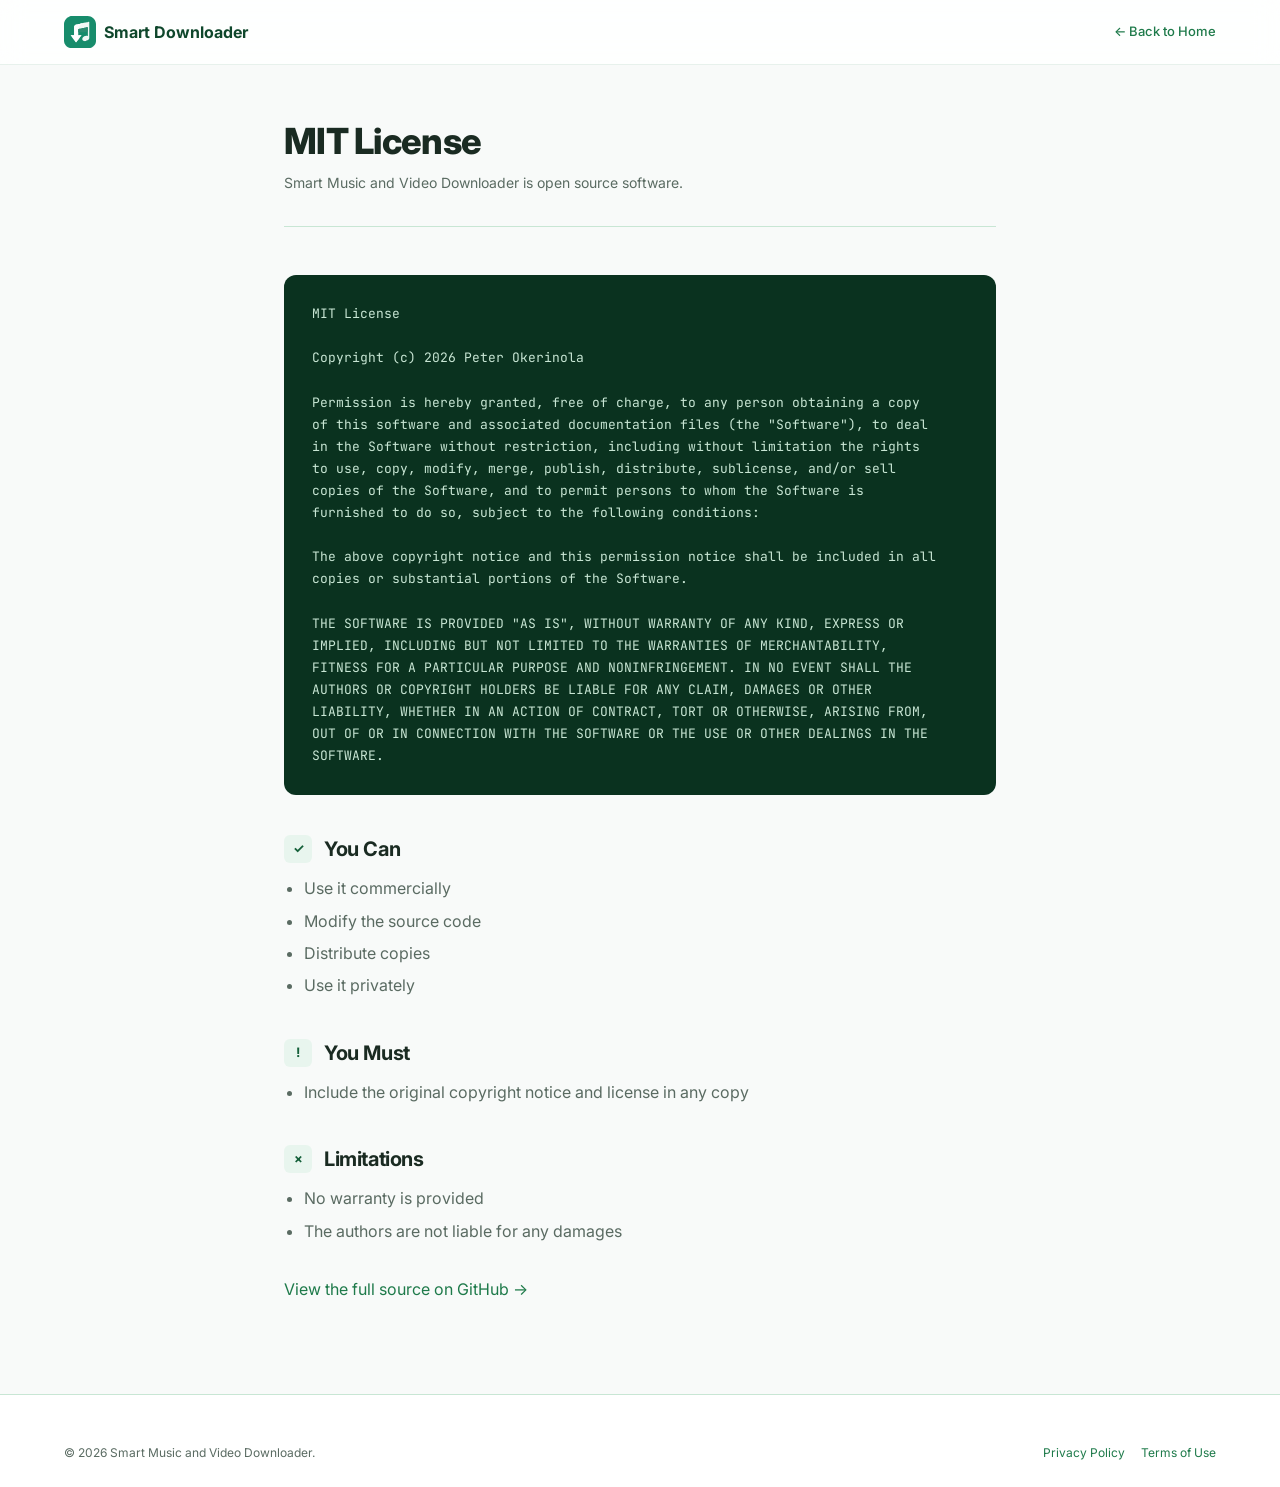
<file: docs/legal/license.html>
﻿<!doctype html>
<html lang="en">
<head>
    <meta charset="UTF-8" />
    <meta name="viewport" content="width=device-width, initial-scale=1.0" />
    <title>License | Smart Music and Video Downloader</title>
    <link rel="canonical" href="https://lakepee.github.io/smart-music-video-downloader/legal/license.html" />
    <link rel="icon" href="../assets/favicon_io/favicon.ico" />
    <link rel="preconnect" href="https://fonts.googleapis.com" />
    <link rel="preconnect" href="https://fonts.gstatic.com" crossorigin />
    <link href="https://fonts.googleapis.com/css2?family=Inter:wght@400;500;600;700;800&family=JetBrains+Mono:wght@400;500&display=swap" rel="stylesheet" />
    <link rel="stylesheet" href="../assets/css/style.css" />
</head>
<body>

    <nav class="glass" style="position:fixed;top:0;width:100%;z-index:50;">
        <div class="container" style="height:64px;display:flex;align-items:center;justify-content:space-between;">
            <a href="../index.html" style="display:flex;align-items:center;gap:8px;">
                <img src="../assets/icons/logo.svg" alt="Logo" style="width:32px;height:32px;" />
                <span style="font-weight:700;color:var(--brand-700);">Smart Downloader</span>
            </a>
            <a href="../index.html" style="font-size:13px;font-weight:500;display:flex;align-items:center;gap:6px;">
                ← Back to Home
            </a>
        </div>
    </nav>

    <main class="legal-main">
        <div class="legal-header">
            <h1>MIT License</h1>
            <p>Smart Music and Video Downloader is open source software.</p>
        </div>

        <div class="legal-body">
            <div class="license-block">MIT License

Copyright (c) 2026 Peter Okerinola

Permission is hereby granted, free of charge, to any person obtaining a copy
of this software and associated documentation files (the "Software"), to deal
in the Software without restriction, including without limitation the rights
to use, copy, modify, merge, publish, distribute, sublicense, and/or sell
copies of the Software, and to permit persons to whom the Software is
furnished to do so, subject to the following conditions:

The above copyright notice and this permission notice shall be included in all
copies or substantial portions of the Software.

THE SOFTWARE IS PROVIDED "AS IS", WITHOUT WARRANTY OF ANY KIND, EXPRESS OR
IMPLIED, INCLUDING BUT NOT LIMITED TO THE WARRANTIES OF MERCHANTABILITY,
FITNESS FOR A PARTICULAR PURPOSE AND NONINFRINGEMENT. IN NO EVENT SHALL THE
AUTHORS OR COPYRIGHT HOLDERS BE LIABLE FOR ANY CLAIM, DAMAGES OR OTHER
LIABILITY, WHETHER IN AN ACTION OF CONTRACT, TORT OR OTHERWISE, ARISING FROM,
OUT OF OR IN CONNECTION WITH THE SOFTWARE OR THE USE OR OTHER DEALINGS IN THE
SOFTWARE.</div>

            <h2 style="margin-top:40px;"><span class="num">✓</span> You Can</h2>
            <ul>
                <li>Use it commercially</li>
                <li>Modify the source code</li>
                <li>Distribute copies</li>
                <li>Use it privately</li>
            </ul>

            <h2><span class="num">!</span> You Must</h2>
            <ul>
                <li>Include the original copyright notice and license in any copy</li>
            </ul>

            <h2><span class="num">×</span> Limitations</h2>
            <ul>
                <li>No warranty is provided</li>
                <li>The authors are not liable for any damages</li>
            </ul>

            <p style="margin-top:32px;">
                <a href="https://github.com/lakepee/smart-music-video-downloader" target="_blank" rel="noopener">
                    View the full source on GitHub →
                </a>
            </p>
        </div>
    </main>

    <footer class="footer">
        <div class="container">
            <div class="footer-bottom" style="border:none;padding-top:0;">
                <p>© 2026 Smart Music and Video Downloader.</p>
                <div style="display:flex;gap:16px;">
                    <a href="privacy-policy.html" style="font-size:12px;">Privacy Policy</a>
                    <a href="terms-of-use.html" style="font-size:12px;">Terms of Use</a>
                </div>
            </div>
        </div>
    </footer>

</body>
</html>
</file>
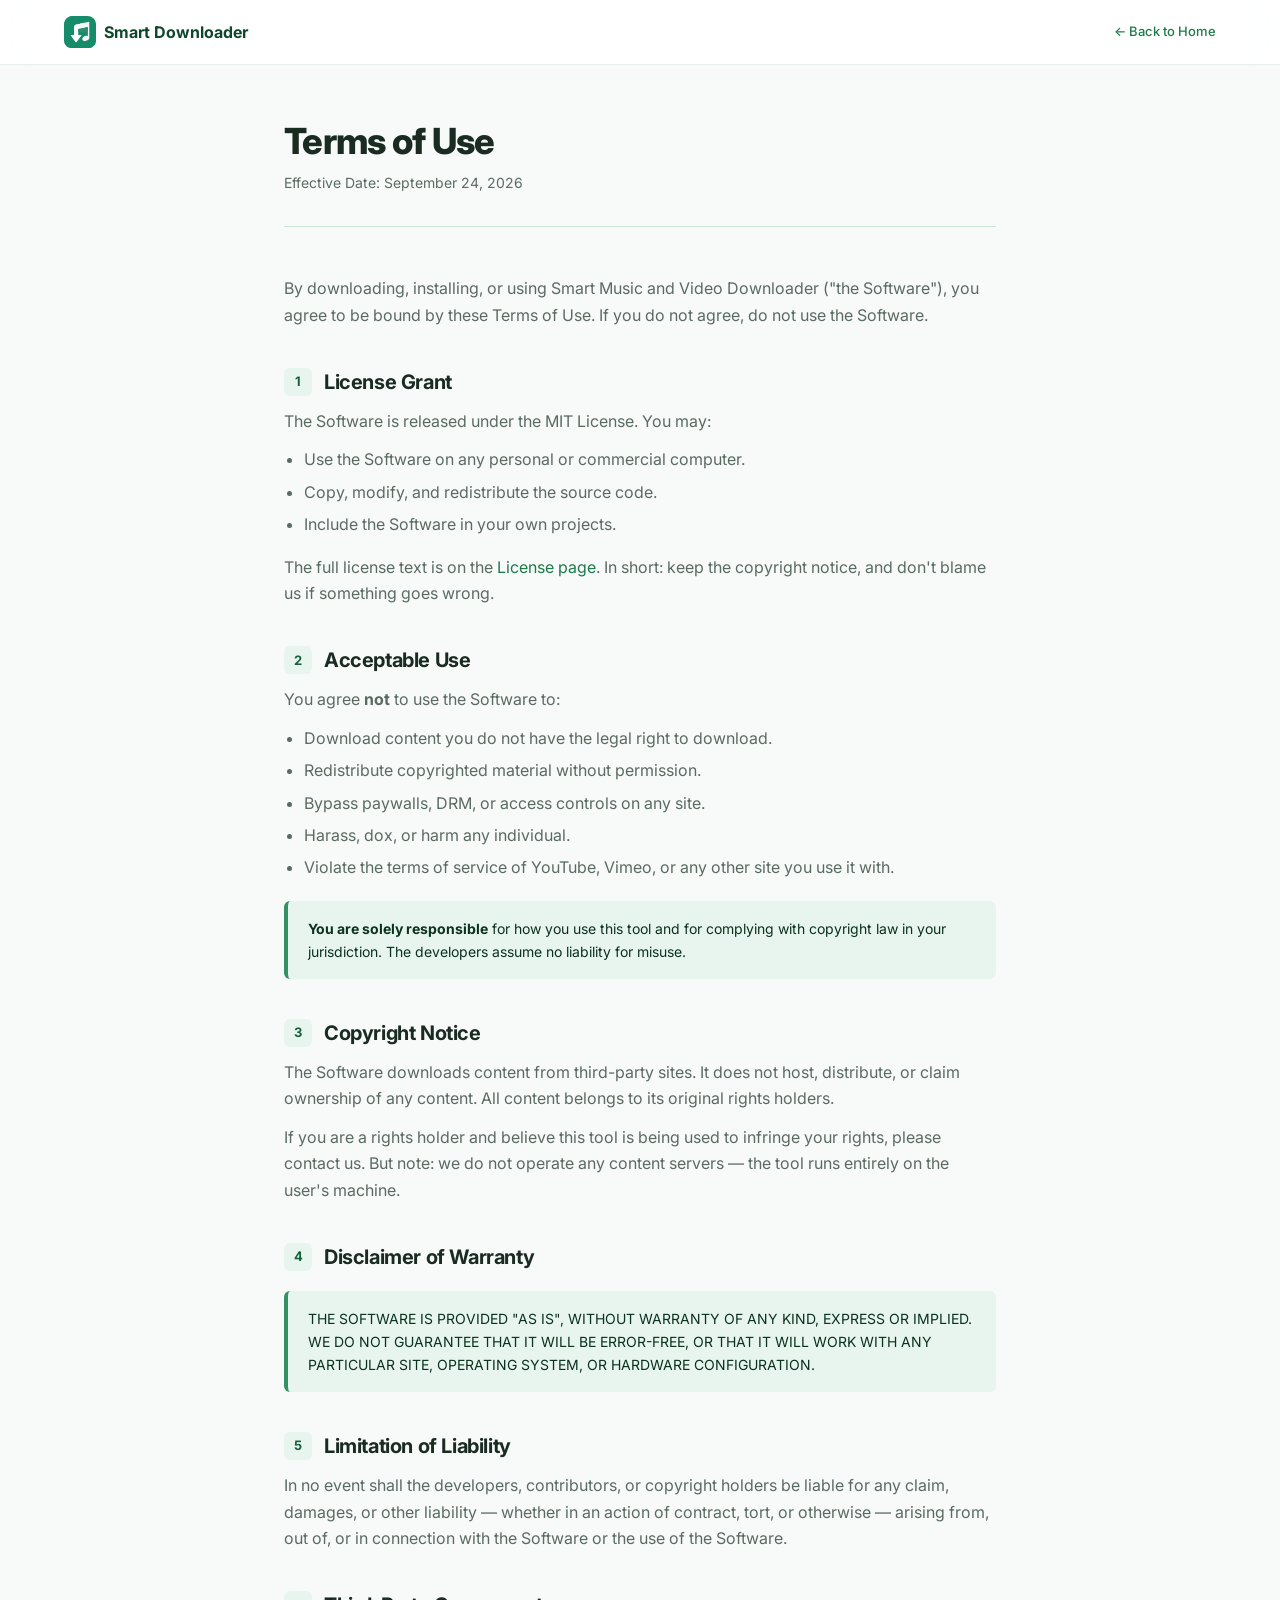
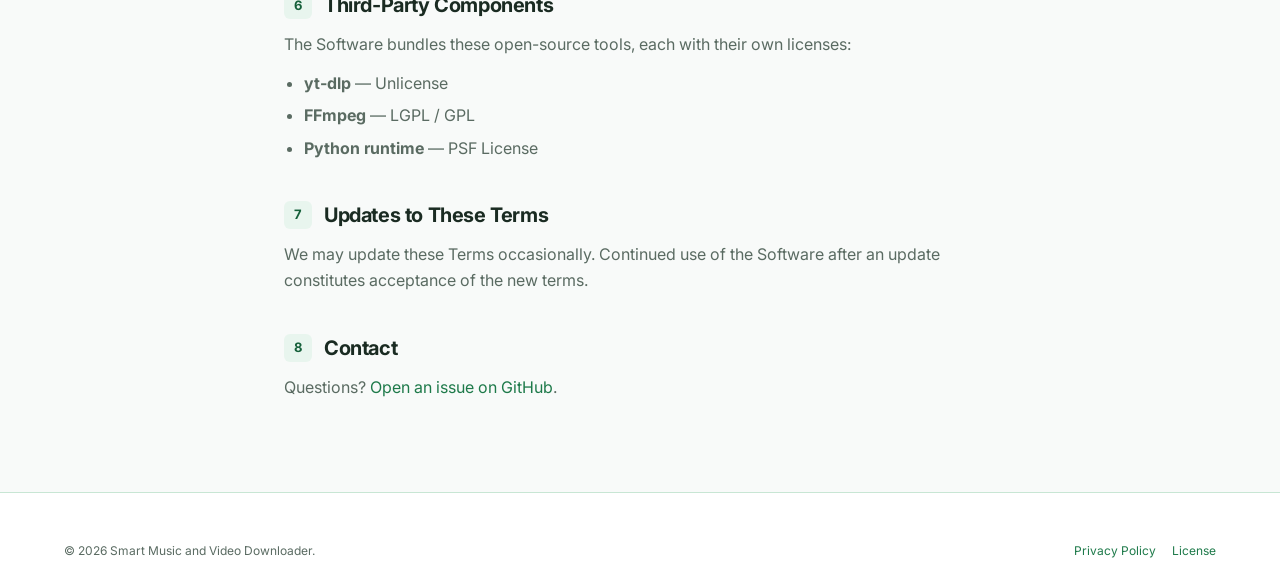
<file: docs/legal/privacy-policy.html>
<!doctype html>
<html lang="en">
<head>
    <meta charset="UTF-8" />
    <meta name="viewport" content="width=device-width, initial-scale=1.0" />
    <title>Terms of Use | Smart Music and Video Downloader</title>
    <link rel="canonical" href="https://lakepee.github.io/smart-music-video-downloader/legal/terms-of-use.html" />
    <link rel="icon" href="../assets/favicon_io/favicon.ico" />
    <link rel="preconnect" href="https://fonts.googleapis.com" />
    <link rel="preconnect" href="https://fonts.gstatic.com" crossorigin />
    <link href="https://fonts.googleapis.com/css2?family=Inter:wght@400;500;600;700;800&family=JetBrains+Mono:wght@400;500&display=swap" rel="stylesheet" />
    <link rel="stylesheet" href="../assets/css/style.css" />
</head>
<body>

    <nav class="glass" style="position:fixed;top:0;width:100%;z-index:50;">
        <div class="container" style="height:64px;display:flex;align-items:center;justify-content:space-between;">
            <a href="../index.html" style="display:flex;align-items:center;gap:8px;">
                <img src="../assets/icons/logo.svg" alt="Logo" style="width:32px;height:32px;" />
                <span style="font-weight:700;color:var(--brand-700);">Smart Downloader</span>
            </a>
            <a href="../index.html" style="font-size:13px;font-weight:500;display:flex;align-items:center;gap:6px;">
                ← Back to Home
            </a>
        </div>
    </nav>

    <main class="legal-main">
        <div class="legal-header">
            <h1>Terms of Use</h1>
            <p>Effective Date: September 24, 2026</p>
        </div>

        <div class="legal-body">
            <p>
                By downloading, installing, or using Smart Music and Video
                Downloader ("the Software"), you agree to be bound by these
                Terms of Use. If you do not agree, do not use the Software.
            </p>

            <h2><span class="num">1</span> License Grant</h2>
            <p>The Software is released under the MIT License. You may:</p>
            <ul>
                <li>Use the Software on any personal or commercial computer.</li>
                <li>Copy, modify, and redistribute the source code.</li>
                <li>Include the Software in your own projects.</li>
            </ul>
            <p>
                The full license text is on the <a href="license.html">License page</a>.
                In short: keep the copyright notice, and don't blame us if
                something goes wrong.
            </p>

            <h2><span class="num">2</span> Acceptable Use</h2>
            <p>You agree <strong>not</strong> to use the Software to:</p>
            <ul>
                <li>Download content you do not have the legal right to download.</li>
                <li>Redistribute copyrighted material without permission.</li>
                <li>Bypass paywalls, DRM, or access controls on any site.</li>
                <li>Harass, dox, or harm any individual.</li>
                <li>Violate the terms of service of YouTube, Vimeo, or any other site you use it with.</li>
            </ul>

            <div class="notice">
                <strong>You are solely responsible</strong> for how you use this
                tool and for complying with copyright law in your jurisdiction.
                The developers assume no liability for misuse.
            </div>

            <h2><span class="num">3</span> Copyright Notice</h2>
            <p>
                The Software downloads content from third-party sites. It does
                not host, distribute, or claim ownership of any content. All
                content belongs to its original rights holders.
            </p>
            <p>
                If you are a rights holder and believe this tool is being used
                to infringe your rights, please contact us. But note: we do not
                operate any content servers — the tool runs entirely on the
                user's machine.
            </p>

            <h2><span class="num">4</span> Disclaimer of Warranty</h2>
            <div class="notice">
                THE SOFTWARE IS PROVIDED "AS IS", WITHOUT WARRANTY OF ANY KIND,
                EXPRESS OR IMPLIED. WE DO NOT GUARANTEE THAT IT WILL BE
                ERROR-FREE, OR THAT IT WILL WORK WITH ANY PARTICULAR SITE,
                OPERATING SYSTEM, OR HARDWARE CONFIGURATION.
            </div>

            <h2><span class="num">5</span> Limitation of Liability</h2>
            <p>
                In no event shall the developers, contributors, or copyright
                holders be liable for any claim, damages, or other liability —
                whether in an action of contract, tort, or otherwise — arising
                from, out of, or in connection with the Software or the use of
                the Software.
            </p>

            <h2><span class="num">6</span> Third-Party Components</h2>
            <p>The Software bundles these open-source tools, each with their own licenses:</p>
            <ul>
                <li><strong>yt-dlp</strong> — Unlicense</li>
                <li><strong>FFmpeg</strong> — LGPL / GPL</li>
                <li><strong>Python runtime</strong> — PSF License</li>
            </ul>

            <h2><span class="num">7</span> Updates to These Terms</h2>
            <p>
                We may update these Terms occasionally. Continued use of the
                Software after an update constitutes acceptance of the new
                terms.
            </p>

            <h2><span class="num">8</span> Contact</h2>
            <p>
                Questions?
                <a href="https://github.com/lakepee/smart-music-video-downloader/issues">Open an issue on GitHub</a>.
            </p>
        </div>
    </main>

    <footer class="footer">
        <div class="container">
            <div class="footer-bottom" style="border:none;padding-top:0;">
                <p>© 2026 Smart Music and Video Downloader.</p>
                <div style="display:flex;gap:16px;">
                    <a href="privacy-policy.html" style="font-size:12px;">Privacy Policy</a>
                    <a href="license.html" style="font-size:12px;">License</a>
                </div>
            </div>
        </div>
    </footer>

</body>
</html>
</file>
<file: docs/assets/css/style.css>
/* Smart Music and Video Downloader — Brand stylesheet */

:root {
  --brand-50:  #e8f5ee;
  --brand-100: #c8e6d4;
  --brand-200: #96cfae;
  --brand-300: #5fb084;
  --brand-400: #369162;
  --brand-500: #1e7a4a;
  --brand-600: #15603a;
  --brand-700: #0f472c;
  --brand-800: #0a321f;
  --brand-900: #061f13;

  --surface:    #f8faf9;
  --surface-alt:#eef4f0;
  --text:       #1a2b22;
  --text-muted: #5a6b62;

  --font-sans: "Inter", -apple-system, BlinkMacSystemFont, "Segoe UI", sans-serif;
  --font-mono: "JetBrains Mono", "SF Mono", Monaco, "Courier New", monospace;

  --radius-sm: 6px;
  --radius-md: 12px;
  --radius-lg: 16px;
  --radius-xl: 24px;

  --shadow-sm: 0 1px 2px rgba(15, 71, 44, 0.06);
  --shadow-md: 0 4px 12px rgba(15, 71, 44, 0.08);
  --shadow-lg: 0 12px 32px rgba(15, 71, 44, 0.12);
}

* {
  margin: 0;
  padding: 0;
  box-sizing: border-box;
}

html {
  scroll-behavior: smooth;
  scroll-padding-top: 80px;
}

body {
  font-family: var(--font-sans);
  background: var(--surface);
  color: var(--text);
  line-height: 1.65;
  -webkit-font-smoothing: antialiased;
}

/* ---- Scrollbar ---- */
::-webkit-scrollbar { width: 8px; height: 8px; }
::-webkit-scrollbar-track { background: var(--surface-alt); }
::-webkit-scrollbar-thumb { background: var(--brand-200); border-radius: 4px; }
::-webkit-scrollbar-thumb:hover { background: var(--brand-300); }

/* ---- Typography ---- */
h1, h2, h3, h4, h5, h6 {
  line-height: 1.2;
  letter-spacing: -0.02em;
  color: var(--text);
}

a {
  color: var(--brand-500);
  text-decoration: none;
  transition: color 0.2s ease;
}

a:hover { color: var(--brand-600); }

code, kbd, .mono {
  font-family: var(--font-mono);
  font-size: 0.9em;
}

code {
  background: var(--brand-50);
  color: var(--brand-700);
  padding: 2px 6px;
  border-radius: var(--radius-sm);
}

/* ---- Layout ---- */
.container {
  width: 100%;
  max-width: 1200px;
  margin: 0 auto;
  padding: 0 24px;
}

.section {
  padding: 64px 0;
}

/* ---- Background grid pattern ---- */
.bg-grid {
  background-size: 40px 40px;
  background-image:
    linear-gradient(to right, rgba(30, 122, 74, 0.05) 1px, transparent 1px),
    linear-gradient(to bottom, rgba(30, 122, 74, 0.05) 1px, transparent 1px);
  mask-image: radial-gradient(ellipse 80% 50% at 50% 0%, #000 70%, transparent 100%);
  -webkit-mask-image: radial-gradient(ellipse 80% 50% at 50% 0%, #000 70%, transparent 100%);
}

/* ---- Glass nav ---- */
.glass {
  background: rgba(255, 255, 255, 0.85);
  backdrop-filter: blur(12px);
  -webkit-backdrop-filter: blur(12px);
  border-bottom: 1px solid rgba(30, 122, 74, 0.1);
}

/* ---- Brand gradient ---- */
.brand-gradient {
  background: linear-gradient(135deg, #1e7a4a 0%, #369162 100%);
}

/* ---- Glow accent ---- */
.glow {
  position: absolute;
  width: 400px;
  height: 400px;
  background: radial-gradient(circle, rgba(54, 145, 98, 0.15) 0%, rgba(0,0,0,0) 70%);
  border-radius: 50%;
  pointer-events: none;
}

/* ---- Buttons ---- */
.btn {
  display: inline-flex;
  align-items: center;
  gap: 8px;
  padding: 12px 24px;
  border-radius: var(--radius-md);
  font-weight: 600;
  font-size: 15px;
  border: none;
  cursor: pointer;
  transition: all 0.2s ease;
}

.btn-primary {
  background: linear-gradient(135deg, #1e7a4a 0%, #369162 100%);
  color: white;
  box-shadow: var(--shadow-md);
}

.btn-primary:hover {
  transform: translateY(-1px);
  box-shadow: var(--shadow-lg);
  color: white;
}

.btn-secondary {
  background: white;
  color: var(--brand-700);
  border: 1px solid var(--brand-200);
}

.btn-secondary:hover {
  background: var(--brand-50);
  border-color: var(--brand-300);
  color: var(--brand-700);
}

/* ---- Cards ---- */
.card {
  background: white;
  border: 1px solid var(--brand-100);
  border-radius: var(--radius-lg);
  padding: 24px;
  transition: all 0.2s ease;
}

.card:hover {
  border-color: var(--brand-300);
  box-shadow: var(--shadow-lg);
}

/* ---- Legal pages ---- */
.legal-main {
  max-width: 760px;
  margin: 0 auto;
  padding: 120px 24px 80px;
}

.legal-header {
  border-bottom: 1px solid var(--brand-100);
  padding-bottom: 32px;
  margin-bottom: 48px;
}

.legal-header h1 {
  font-size: 36px;
  font-weight: 800;
  margin-bottom: 8px;
}

.legal-header p {
  color: var(--text-muted);
  font-size: 14px;
}

.legal-body h2 {
  font-size: 20px;
  font-weight: 700;
  margin-top: 40px;
  margin-bottom: 12px;
  display: flex;
  align-items: center;
  gap: 12px;
}

.legal-body h2 .num {
  display: inline-flex;
  align-items: center;
  justify-content: center;
  width: 28px;
  height: 28px;
  background: var(--brand-50);
  color: var(--brand-600);
  border-radius: var(--radius-sm);
  font-size: 13px;
  font-weight: 700;
  flex-shrink: 0;
}

.legal-body h3 {
  font-size: 16px;
  font-weight: 600;
  margin-top: 24px;
  margin-bottom: 8px;
}

.legal-body p {
  color: var(--text-muted);
  margin-bottom: 12px;
}

.legal-body ul {
  margin: 12px 0 16px 20px;
  color: var(--text-muted);
}

.legal-body li {
  margin-bottom: 6px;
}

.legal-body .notice {
  background: var(--brand-50);
  border-left: 4px solid var(--brand-400);
  border-radius: var(--radius-sm);
  padding: 16px 20px;
  margin: 20px 0;
  color: var(--brand-800);
  font-size: 14px;
}

.legal-body .license-block {
  background: #0a321f;
  color: #c8e6d4;
  border-radius: var(--radius-md);
  padding: 28px;
  font-family: var(--font-mono);
  font-size: 13px;
  line-height: 1.7;
  white-space: pre-wrap;
  overflow-x: auto;
}

/* ---- Footer ---- */
.footer {
  border-top: 1px solid var(--brand-100);
  background: white;
  padding: 48px 0 24px;
}

.footer-grid {
  display: grid;
  grid-template-columns: 2fr 1fr 1fr 1fr;
  gap: 32px;
  margin-bottom: 32px;
}

.footer-col h4 {
  font-size: 12px;
  font-weight: 700;
  text-transform: uppercase;
  letter-spacing: 0.05em;
  color: var(--text);
  margin-bottom: 16px;
}

.footer-col ul {
  list-style: none;
}

.footer-col li {
  margin-bottom: 8px;
}

.footer-col a {
  color: var(--text-muted);
  font-size: 13px;
}

.footer-col a:hover { color: var(--brand-500); }

.footer-bottom {
  border-top: 1px solid var(--brand-100);
  padding-top: 24px;
  display: flex;
  justify-content: space-between;
  align-items: center;
  flex-wrap: wrap;
  gap: 12px;
}

.footer-bottom p {
  font-size: 12px;
  color: var(--text-muted);
}

/* ---- Responsive ---- */
@media (max-width: 768px) {
  .legal-header h1 { font-size: 28px; }
  .legal-main { padding: 100px 20px 60px; }
  .footer-grid { grid-template-columns: 1fr 1fr; }
}

@media (max-width: 480px) {
  .footer-grid { grid-template-columns: 1fr; }
}
</file>
